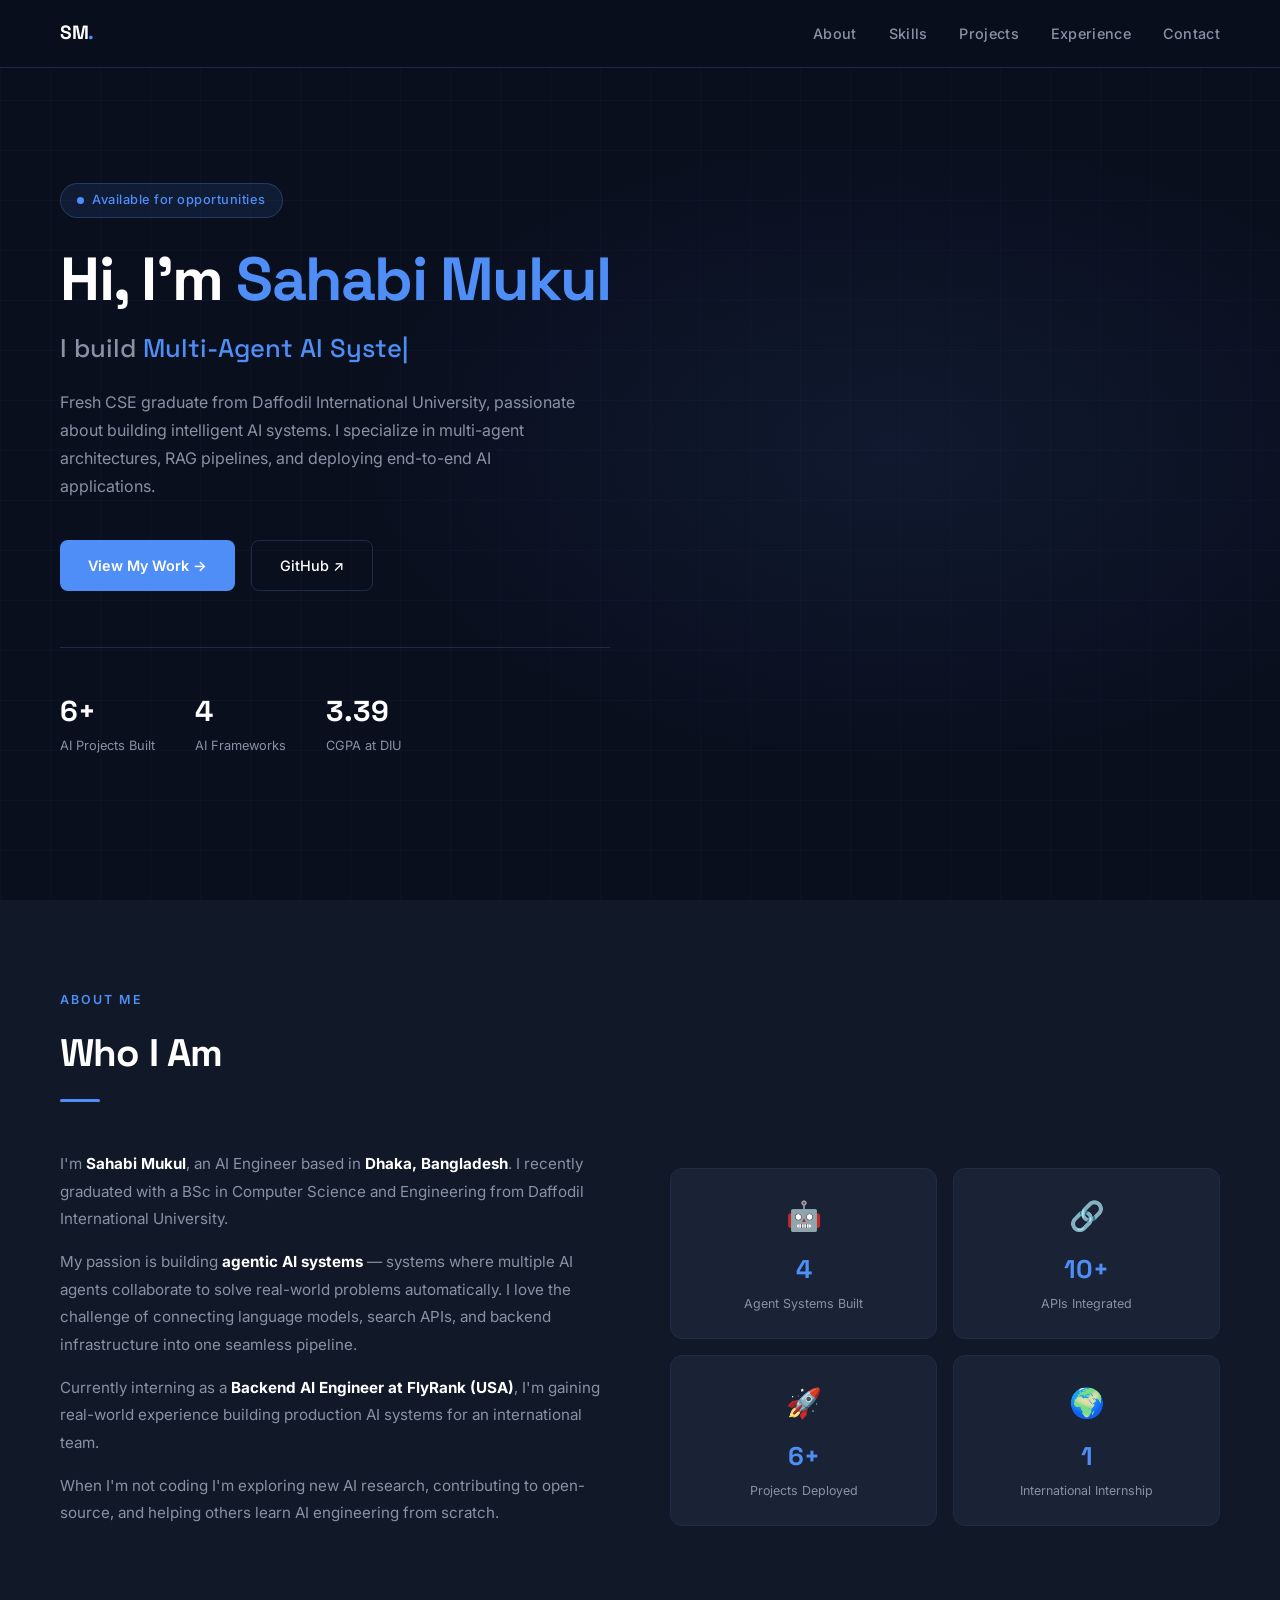
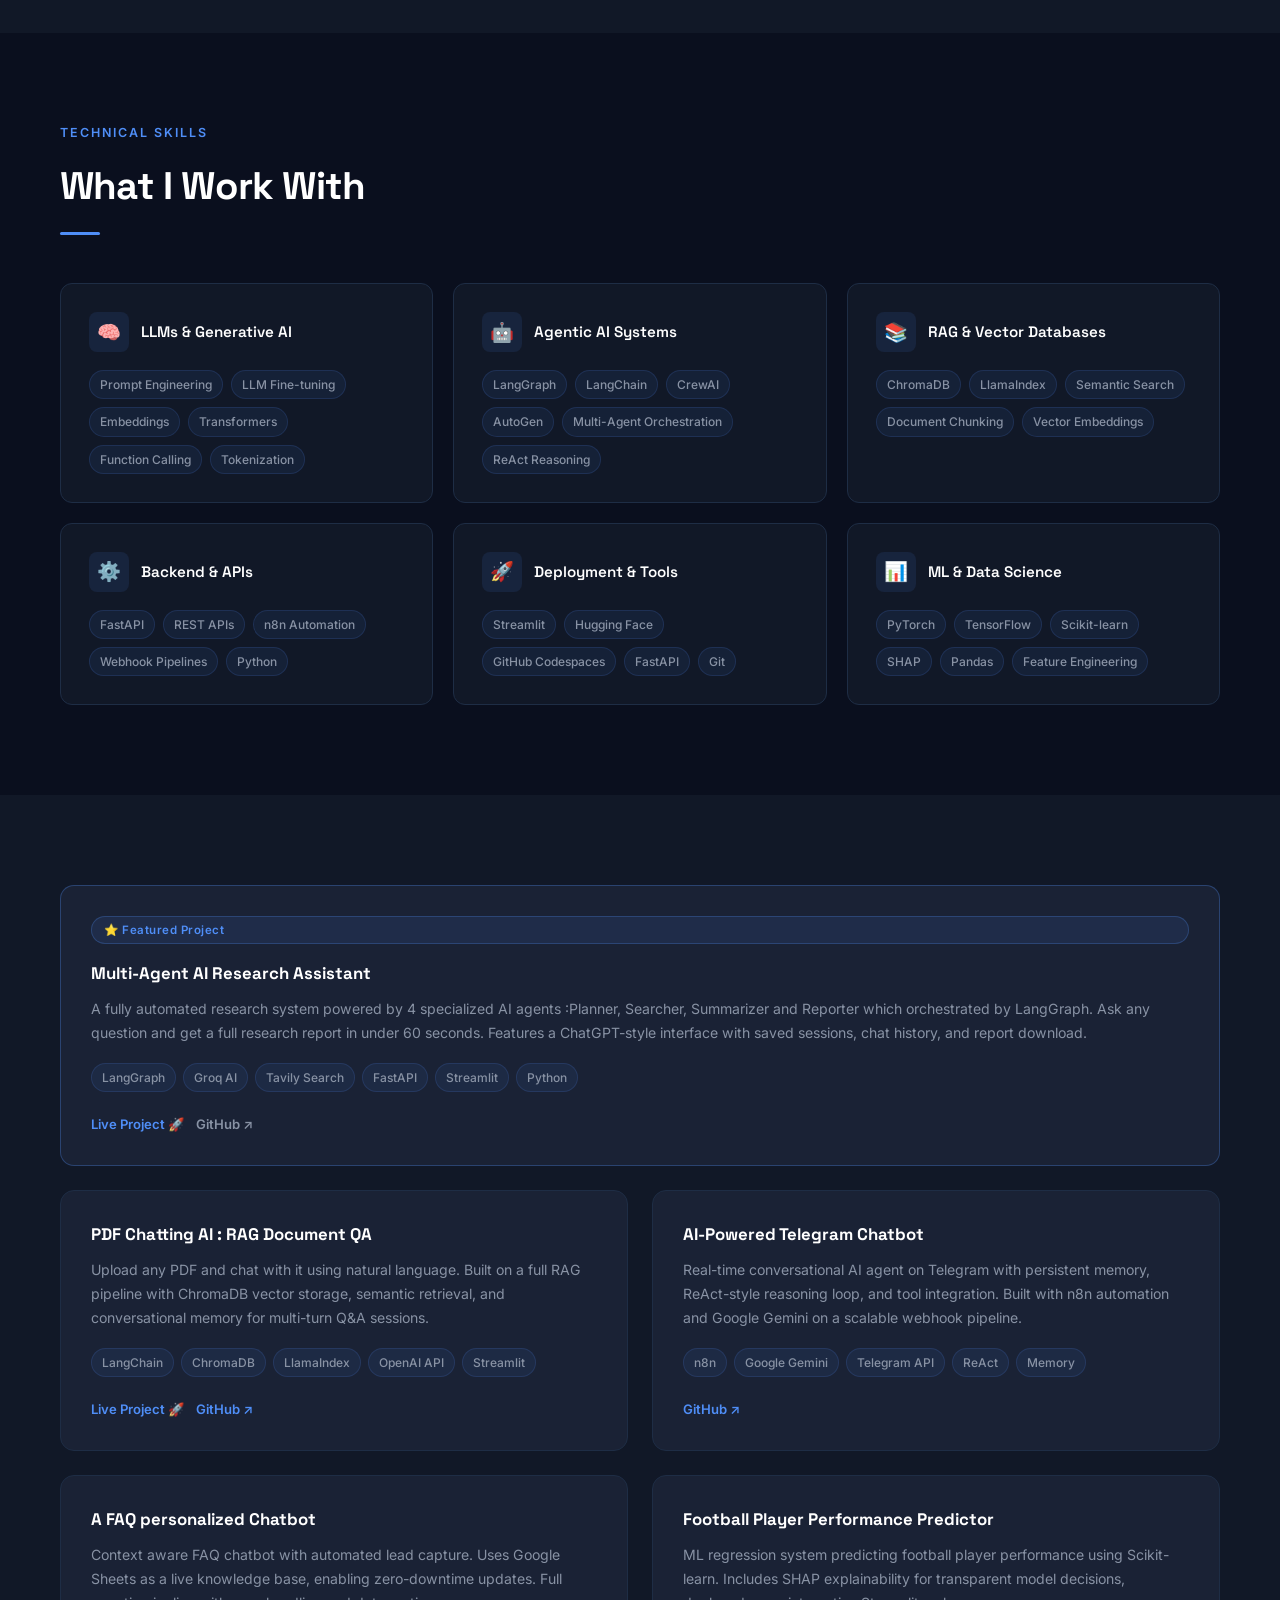
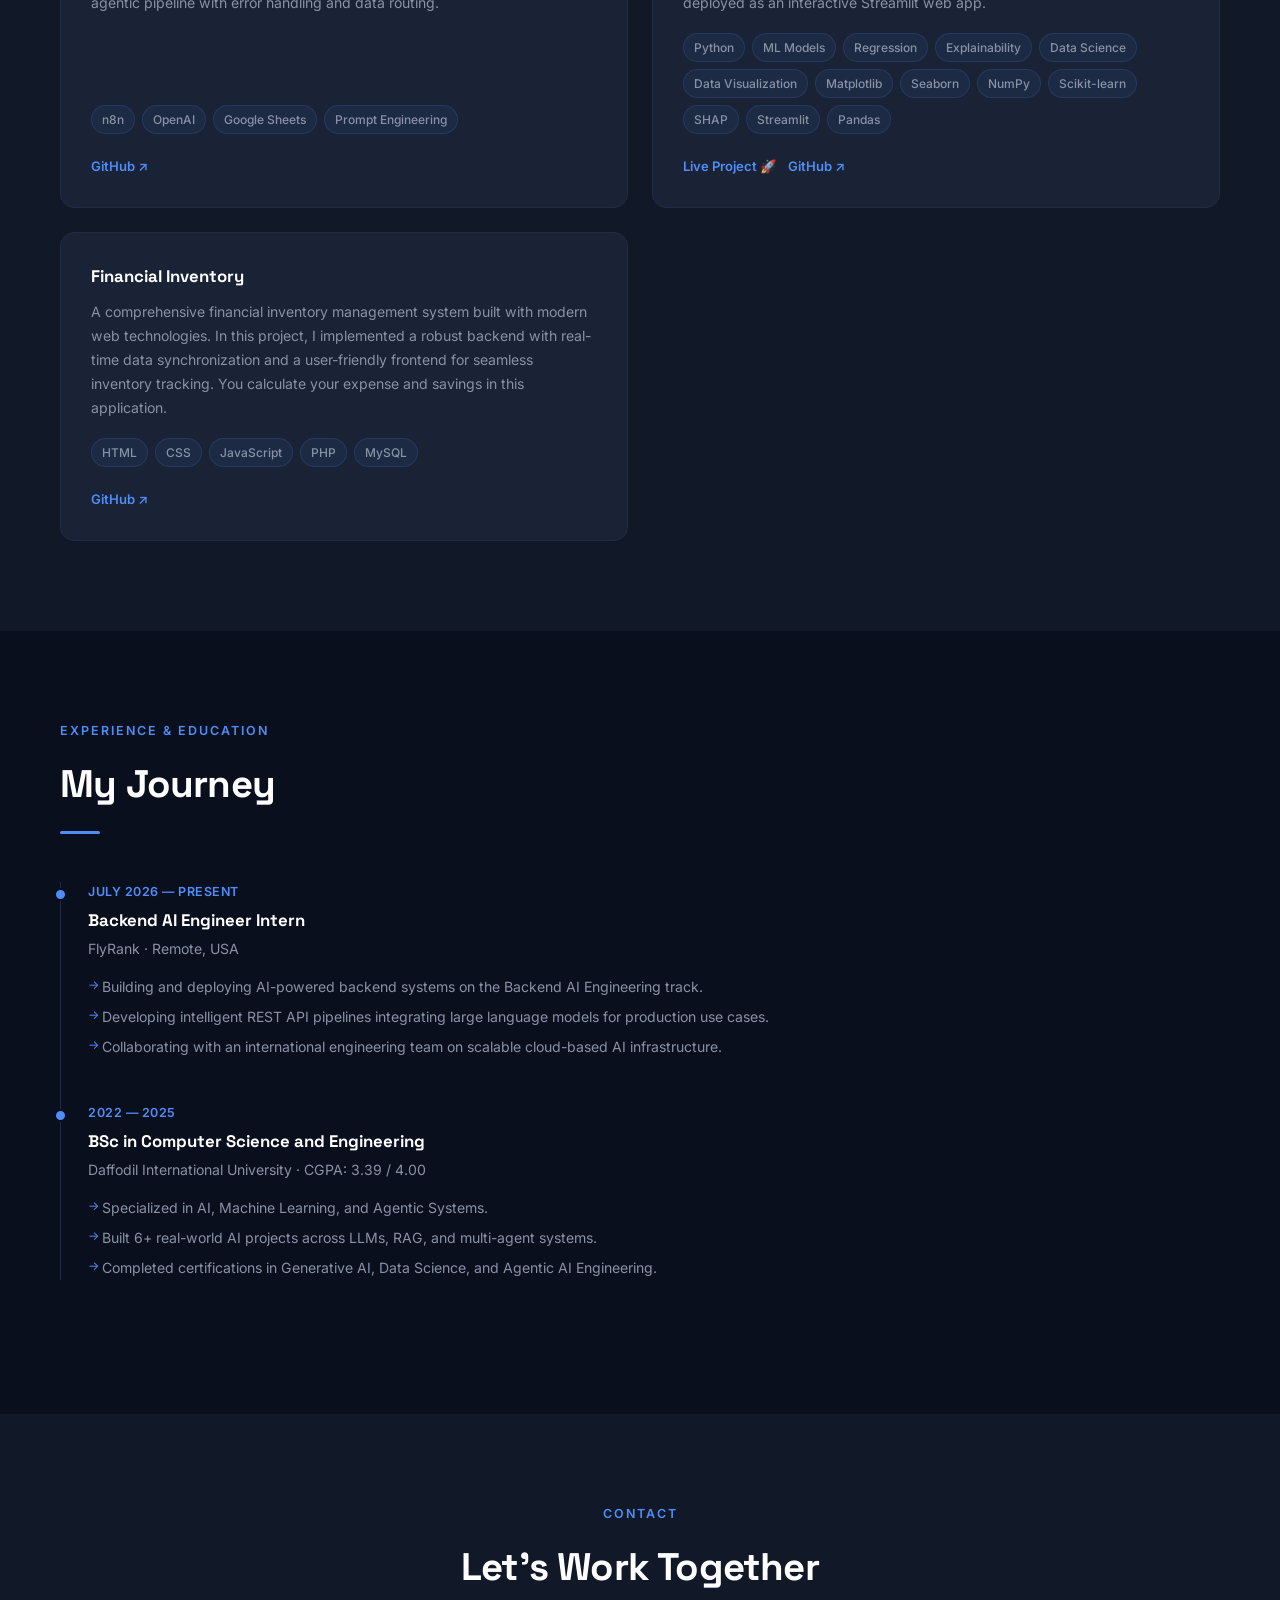
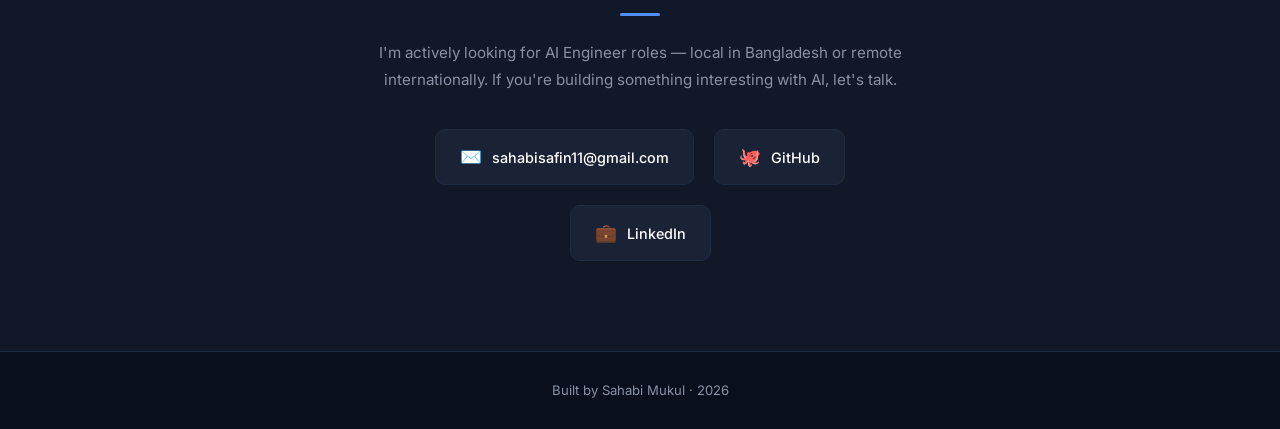
<file: index.html>
<!DOCTYPE html>
<html lang="en">
<head>
<meta charset="UTF-8"/>
<meta name="viewport" content="width=device-width, initial-scale=1.0"/>
<title>Sahabi Mukul — AI Engineer</title>
<link href="https://fonts.googleapis.com/css2?family=Space+Grotesk:wght@300;400;500;600;700&family=Inter:wght@300;400;500;600&display=swap" rel="stylesheet"/>
<style>
*{margin:0;padding:0;box-sizing:border-box}
:root{
  --bg:#0a0f1e;
  --card:#111827;
  --card2:#1a2235;
  --blue:#4f8ef7;
  --blue2:#3b74e0;
  --white:#ffffff;
  --grey:#8892a4;
  --border:#1e2d45;
  --heading:'Space Grotesk',sans-serif;
  --body:'Inter',sans-serif;
}
html{scroll-behavior:smooth}
body{background:var(--bg);color:var(--white);font-family:var(--body);line-height:1.6;overflow-x:hidden}

/* ── SCROLLBAR ── */
::-webkit-scrollbar{width:6px}
::-webkit-scrollbar-track{background:var(--bg)}
::-webkit-scrollbar-thumb{background:var(--blue);border-radius:3px}

/* ── NAV ── */
nav{position:fixed;top:0;left:0;right:0;z-index:100;padding:18px 60px;display:flex;justify-content:space-between;align-items:center;background:rgba(10,15,30,0.92);backdrop-filter:blur(12px);border-bottom:1px solid var(--border)}
.nav-logo{font-family:var(--heading);font-size:1.2rem;font-weight:700;color:var(--white);text-decoration:none;letter-spacing:-0.5px}
.nav-logo span{color:var(--blue)}
.nav-links{display:flex;gap:32px;list-style:none}
.nav-links a{color:var(--grey);text-decoration:none;font-size:0.9rem;font-weight:500;transition:color 0.2s;letter-spacing:0.3px}
.nav-links a:hover{color:var(--white)}

/* ── HERO ── */
#hero{min-height:100vh;display:flex;align-items:center;padding:120px 60px 80px;position:relative;overflow:hidden}
.hero-bg{position:absolute;inset:0;background:radial-gradient(ellipse 60% 50% at 70% 50%,rgba(79,142,247,0.08) 0%,transparent 70%);pointer-events:none}
.hero-grid{position:absolute;inset:0;background-image:linear-gradient(rgba(79,142,247,0.03) 1px,transparent 1px),linear-gradient(90deg,rgba(79,142,247,0.03) 1px,transparent 1px);background-size:50px 50px;pointer-events:none}
.hero-content{max-width:700px;position:relative;z-index:1}
.hero-tag{display:inline-flex;align-items:center;gap:8px;background:rgba(79,142,247,0.1);border:1px solid rgba(79,142,247,0.25);border-radius:100px;padding:6px 16px;font-size:0.8rem;color:var(--blue);font-weight:500;margin-bottom:28px;letter-spacing:0.5px}
.hero-tag::before{content:'';width:7px;height:7px;background:var(--blue);border-radius:50%;animation:pulse 2s infinite}
@keyframes pulse{0%,100%{opacity:1}50%{opacity:0.4}}
.hero-content h1{font-family:var(--heading);font-size:clamp(2.4rem,5vw,3.8rem);font-weight:700;line-height:1.1;letter-spacing:-1.5px;margin-bottom:16px}
.hero-content h1 span{color:var(--blue)}
.typing-wrap{font-family:var(--heading);font-size:clamp(1.2rem,2.5vw,1.6rem);font-weight:500;color:var(--grey);margin-bottom:24px;height:36px}
#typed{color:var(--blue)}
.cursor{color:var(--blue);animation:blink 0.9s infinite}
@keyframes blink{0%,100%{opacity:1}50%{opacity:0}}
.hero-desc{font-size:1rem;color:var(--grey);max-width:520px;line-height:1.75;margin-bottom:40px}
.hero-btns{display:flex;gap:16px;flex-wrap:wrap}
.btn-primary{display:inline-flex;align-items:center;gap:8px;background:var(--blue);color:var(--white);padding:13px 28px;border-radius:8px;text-decoration:none;font-weight:600;font-size:0.9rem;transition:background 0.2s,transform 0.2s}
.btn-primary:hover{background:var(--blue2);transform:translateY(-2px)}
.btn-outline{display:inline-flex;align-items:center;gap:8px;border:1px solid var(--border);color:var(--white);padding:13px 28px;border-radius:8px;text-decoration:none;font-weight:500;font-size:0.9rem;transition:border-color 0.2s,transform 0.2s}
.btn-outline:hover{border-color:var(--blue);transform:translateY(-2px)}
.hero-stats{display:flex;gap:40px;margin-top:56px;padding-top:40px;border-top:1px solid var(--border)}
.stat-num{font-family:var(--heading);font-size:1.8rem;font-weight:700;color:var(--white)}
.stat-label{font-size:0.8rem;color:var(--grey);margin-top:2px}

/* ── SECTIONS ── */
section{padding:90px 60px}
.section-tag{font-size:0.78rem;font-weight:600;color:var(--blue);letter-spacing:2px;text-transform:uppercase;margin-bottom:12px}
.section-title{font-family:var(--heading);font-size:clamp(1.8rem,3vw,2.4rem);font-weight:700;letter-spacing:-0.8px;margin-bottom:16px}
.section-sub{color:var(--grey);font-size:0.95rem;max-width:520px;line-height:1.7;margin-bottom:52px}
.divider{width:40px;height:3px;background:var(--blue);border-radius:2px;margin-bottom:48px}

/* ── ABOUT ── */
#about{background:var(--card)}
.about-grid{display:grid;grid-template-columns:1fr 1fr;gap:60px;align-items:center}
.about-text p{color:var(--grey);font-size:0.95rem;line-height:1.8;margin-bottom:16px}
.about-text p strong{color:var(--white)}
.about-cards{display:grid;grid-template-columns:1fr 1fr;gap:16px}
.about-card{background:var(--card2);border:1px solid var(--border);border-radius:12px;padding:24px;text-align:center;transition:border-color 0.2s,transform 0.2s}
.about-card:hover{border-color:var(--blue);transform:translateY(-4px)}
.about-card-icon{font-size:1.8rem;margin-bottom:10px}
.about-card-num{font-family:var(--heading);font-size:1.6rem;font-weight:700;color:var(--blue)}
.about-card-label{font-size:0.78rem;color:var(--grey);margin-top:4px}

/* ── SKILLS ── */
#skills{background:var(--bg)}
.skills-grid{display:grid;grid-template-columns:repeat(auto-fit,minmax(280px,1fr));gap:20px}
.skill-card{background:var(--card);border:1px solid var(--border);border-radius:12px;padding:28px;transition:border-color 0.2s,transform 0.2s}
.skill-card:hover{border-color:var(--blue);transform:translateY(-4px)}
.skill-card-header{display:flex;align-items:center;gap:12px;margin-bottom:18px}
.skill-icon{width:40px;height:40px;background:rgba(79,142,247,0.1);border-radius:8px;display:flex;align-items:center;justify-content:center;font-size:1.2rem}
.skill-card-title{font-family:var(--heading);font-size:0.95rem;font-weight:600}
.skill-tags{display:flex;flex-wrap:wrap;gap:8px}
.tag{background:rgba(79,142,247,0.08);border:1px solid rgba(79,142,247,0.15);color:var(--grey);font-size:0.75rem;padding:4px 10px;border-radius:100px;font-weight:500;transition:color 0.2s,border-color 0.2s}
.tag:hover{color:var(--blue);border-color:var(--blue)}

/* ── PROJECTS ── */
#projects{
  background:var(--card);
}

/* ✅ FIXED: 2 projects per row on desktop */
.projects-grid{
  display:grid;
  grid-template-columns:repeat(2, 1fr);
  gap:24px;
}

/* Project Card */
.project-card{
  background:var(--card2);
  border:1px solid var(--border);
  border-radius:14px;
  padding:30px;
  transition:border-color 0.2s, transform 0.2s;
  display:flex;
  flex-direction:column;
}

/* Hover effect */
.project-card:hover{
  border-color:var(--blue);
  transform:translateY(-5px);
}

/* Featured project spans full width */
.project-card.featured{
  border-color:rgba(79,142,247,0.3);
  grid-column:1/-1;
}

/* Featured badge */
.featured-badge{
  display:inline-flex;
  align-items:center;
  gap:6px;
  background:rgba(79,142,247,0.1);
  border:1px solid rgba(79,142,247,0.25);
  color:var(--blue);
  font-size:0.72rem;
  font-weight:600;
  padding:4px 12px;
  border-radius:100px;
  margin-bottom:16px;
  letter-spacing:0.5px;
}

/* Title */
.project-title{
  font-family:var(--heading);
  font-size:1.05rem;
  font-weight:700;
  margin-bottom:10px;
}

/* Description */
.project-desc{
  color:var(--grey);
  font-size:0.88rem;
  line-height:1.7;
  margin-bottom:18px;
  flex:1;
}

/* Stack tags */
.project-stack{
  display:flex;
  flex-wrap:wrap;
  gap:7px;
  margin-bottom:22px;
}

/* Links */
.project-links{
  display:flex;
  gap:12px;
}

.proj-link{
  display:inline-flex;
  align-items:center;
  gap:6px;
  font-size:0.82rem;
  font-weight:600;
  color:var(--blue);
  text-decoration:none;
  transition:opacity 0.2s;
}

.proj-link:hover{
  opacity:0.75;
}

.proj-link-gh{
  color:var(--grey);
}

.proj-link-gh:hover{
  color:var(--white);
}

/* ✅ Responsive: stack on mobile */
@media (max-width: 900px){
  .projects-grid{
    grid-template-columns:1fr;
  }
}

/* ── EXPERIENCE ── */
#experience{background:var(--bg)}
.timeline{position:relative;padding-left:28px}
.timeline::before{content:'';position:absolute;left:0;top:0;bottom:0;width:1px;background:var(--border)}
.timeline-item{position:relative;margin-bottom:44px}
.timeline-dot{position:absolute;left:-34px;top:6px;width:13px;height:13px;background:var(--blue);border-radius:50%;border:2px solid var(--bg)}
.timeline-date{font-size:0.78rem;color:var(--blue);font-weight:600;letter-spacing:0.5px;margin-bottom:6px;text-transform:uppercase}
.timeline-title{font-family:var(--heading);font-size:1.05rem;font-weight:700;margin-bottom:4px}
.timeline-company{font-size:0.88rem;color:var(--grey);margin-bottom:14px}
.timeline-bullets{list-style:none;display:flex;flex-direction:column;gap:7px}
.timeline-bullets li{color:var(--grey);font-size:0.88rem;line-height:1.65;padding-left:14px;position:relative}
.timeline-bullets li::before{content:'→';position:absolute;left:0;color:var(--blue);font-size:0.75rem}

/* ── CONTACT ── */
#contact{background:var(--card);text-align:center}
.contact-inner{max-width:560px;margin:0 auto}
.contact-links{display:flex;justify-content:center;gap:20px;flex-wrap:wrap;margin-top:36px}
.contact-link{display:inline-flex;align-items:center;gap:10px;background:var(--card2);border:1px solid var(--border);color:var(--white);padding:13px 24px;border-radius:10px;text-decoration:none;font-size:0.9rem;font-weight:500;transition:border-color 0.2s,transform 0.2s}
.contact-link:hover{border-color:var(--blue);transform:translateY(-3px)}
.contact-link span{font-size:1.1rem}

/* ── FOOTER ── */
footer{padding:28px 60px;border-top:1px solid var(--border);text-align:center;color:var(--grey);font-size:0.82rem;background:var(--bg)}

/* ── FADE IN ── */
.fade-in{opacity:0;transform:translateY(24px);transition:opacity 0.6s ease,transform 0.6s ease}
.fade-in.visible{opacity:1;transform:translateY(0)}

/* ── RESPONSIVE ── */
@media(max-width:768px){
  nav{padding:16px 24px}
  .nav-links{display:none}
  #hero{padding:100px 24px 60px}
  section{padding:60px 24px}
  .about-grid{grid-template-columns:1fr}
  .hero-stats{gap:24px}
  footer{padding:24px}
}
</style>
</head>
<body>

<!-- NAV -->
<nav>
  <a class="nav-logo" href="#hero">SM<span>.</span></a>
  <ul class="nav-links">
    <li><a href="#about">About</a></li>
    <li><a href="#skills">Skills</a></li>
    <li><a href="#projects">Projects</a></li>
    <li><a href="#experience">Experience</a></li>
    <li><a href="#contact">Contact</a></li>
  </ul>
</nav>

<!-- HERO -->
<section id="hero">
  <div class="hero-bg"></div>
  <div class="hero-grid"></div>
  <div class="hero-content">
    <div class="hero-tag">
      Available for opportunities
    </div>
    <h1>Hi, I'm <span>Sahabi Mukul</span></h1>
    <div class="typing-wrap">
      I build <span id="typed"></span><span class="cursor">|</span>
    </div>
    <p class="hero-desc">
      Fresh CSE graduate from Daffodil International University, passionate about building
      intelligent AI systems. I specialize in multi-agent architectures, RAG pipelines,
      and deploying end-to-end AI applications.
    </p>
    <div class="hero-btns">
      <a href="#projects" class="btn-primary">View My Work →</a>
      <a href="https://github.com/sahabi75" target="_blank" class="btn-outline">GitHub ↗</a>
    </div>
    <div class="hero-stats">
      <div>
        <div class="stat-num">6+</div>
        <div class="stat-label">AI Projects Built</div>
      </div>
      <div>
        <div class="stat-num">4</div>
        <div class="stat-label">AI Frameworks</div>
      </div>
      <div>
        <div class="stat-num">3.39</div>
        <div class="stat-label">CGPA at DIU</div>
      </div>
    </div>
  </div>
</section>

<!-- ABOUT -->
<section id="about">
  <div class="section-tag fade-in">About Me</div>
  <div class="section-title fade-in">Who I Am</div>
  <div class="divider fade-in"></div>
  <div class="about-grid">
    <div class="about-text fade-in">
      <p>I'm <strong>Sahabi Mukul</strong>, an AI Engineer based in <strong>Dhaka, Bangladesh</strong>. I recently graduated with a BSc in Computer Science and Engineering from Daffodil International University.</p>
      <p>My passion is building <strong>agentic AI systems</strong> — systems where multiple AI agents collaborate to solve real-world problems automatically. I love the challenge of connecting language models, search APIs, and backend infrastructure into one seamless pipeline.</p>
      <p>Currently interning as a <strong>Backend AI Engineer at FlyRank (USA)</strong>, I'm gaining real-world experience building production AI systems for an international team.</p>
      <p>When I'm not coding I'm exploring new AI research, contributing to open-source, and helping others learn AI engineering from scratch.</p>
    </div>
    <div class="about-cards fade-in">
      <div class="about-card">
        <div class="about-card-icon">🤖</div>
        <div class="about-card-num">4</div>
        <div class="about-card-label">Agent Systems Built</div>
      </div>
      <div class="about-card">
        <div class="about-card-icon">🔗</div>
        <div class="about-card-num">10+</div>
        <div class="about-card-label">APIs Integrated</div>
      </div>
      <div class="about-card">
        <div class="about-card-icon">🚀</div>
        <div class="about-card-num">6+</div>
        <div class="about-card-label">Projects Deployed</div>
      </div>
      <div class="about-card">
        <div class="about-card-icon">🌍</div>
        <div class="about-card-num">1</div>
        <div class="about-card-label">International Internship</div>
      </div>
    </div>
  </div>
</section>

<!-- SKILLS -->
<section id="skills">
  <div class="section-tag fade-in">Technical Skills</div>
  <div class="section-title fade-in">What I Work With</div>
  <div class="divider fade-in"></div>
  <div class="skills-grid">
    <div class="skill-card fade-in">
      <div class="skill-card-header">
        <div class="skill-icon">🧠</div>
        <div class="skill-card-title">LLMs & Generative AI</div>
      </div>
      <div class="skill-tags">
        <span class="tag">Prompt Engineering</span>
        <span class="tag">LLM Fine-tuning</span>
        <span class="tag">Embeddings</span>
        <span class="tag">Transformers</span>
        <span class="tag">Function Calling</span>
        <span class="tag">Tokenization</span>
      </div>
    </div>
    <div class="skill-card fade-in">
      <div class="skill-card-header">
        <div class="skill-icon">🤖</div>
        <div class="skill-card-title">Agentic AI Systems</div>
      </div>
      <div class="skill-tags">
        <span class="tag">LangGraph</span>
        <span class="tag">LangChain</span>
        <span class="tag">CrewAI</span>
        <span class="tag">AutoGen</span>
        <span class="tag">Multi-Agent Orchestration</span>
        <span class="tag">ReAct Reasoning</span>
      </div>
    </div>
    <div class="skill-card fade-in">
      <div class="skill-card-header">
        <div class="skill-icon">📚</div>
        <div class="skill-card-title">RAG & Vector Databases</div>
      </div>
      <div class="skill-tags">
        <span class="tag">ChromaDB</span>
        <span class="tag">LlamaIndex</span>
        <span class="tag">Semantic Search</span>
        <span class="tag">Document Chunking</span>
        <span class="tag">Vector Embeddings</span>
      </div>
    </div>
    <div class="skill-card fade-in">
      <div class="skill-card-header">
        <div class="skill-icon">⚙️</div>
        <div class="skill-card-title">Backend & APIs</div>
      </div>
      <div class="skill-tags">
        <span class="tag">FastAPI</span>
        <span class="tag">REST APIs</span>
        <span class="tag">n8n Automation</span>
        <span class="tag">Webhook Pipelines</span>
        <span class="tag">Python</span>
      </div>
    </div>
    <div class="skill-card fade-in">
      <div class="skill-card-header">
        <div class="skill-icon">🚀</div>
        <div class="skill-card-title">Deployment & Tools</div>
      </div>
      <div class="skill-tags">
        <span class="tag">Streamlit</span>
        <span class="tag">Hugging Face</span>
        <span class="tag">GitHub Codespaces</span>
        <span class="tag">FastAPI</span>
        <span class="tag">Git</span>
      </div>
    </div>
    <div class="skill-card fade-in">
      <div class="skill-card-header">
        <div class="skill-icon">📊</div>
        <div class="skill-card-title">ML & Data Science</div>
      </div>
      <div class="skill-tags">
        <span class="tag">PyTorch</span>
        <span class="tag">TensorFlow</span>
        <span class="tag">Scikit-learn</span>
        <span class="tag">SHAP</span>
        <span class="tag">Pandas</span>
        <span class="tag">Feature Engineering</span>
      </div>
    </div>
  </div>
</section>

<!-- PROJECTS -->


<!-- PROJECTS -->
<section id="projects">

  <div class="projects-grid">

    <!-- FEATURED -->
    <div class="project-card featured fade-in">
      <div class="featured-badge">⭐ Featured Project</div>
      <div class="project-title">Multi-Agent AI Research Assistant</div>
      <div class="project-desc">A fully automated research system powered by 4 specialized AI agents :Planner, Searcher, Summarizer and Reporter which orchestrated by LangGraph. Ask any question and get a full research report in under 60 seconds. Features a ChatGPT-style interface with saved sessions, chat history, and report download.</div>

      <div class="project-stack">
        <span class="tag">LangGraph</span>
        <span class="tag">Groq AI</span>
        <span class="tag">Tavily Search</span>
        <span class="tag">FastAPI</span>
        <span class="tag">Streamlit</span>
        <span class="tag">Python</span>
      </div>

      <div class="project-links">
        <a href="https://multi-agent-research-agent-jmn3bwaxgqfnkp8fburm97.streamlit.app/" target="_blank" class="proj-link">Live Project 🚀</a>
        <a href="https://github.com/sahabi75/Multi-Agent-Research-Agent" target="_blank" class="proj-link proj-link-gh">GitHub ↗</a>
      </div>
    </div>

    <!-- PROJECT 2 -->
    <div class="project-card fade-in">
      <div class="project-title">PDF Chatting AI : RAG Document QA</div>
      <div class="project-desc">
        Upload any PDF and chat with it using natural language. Built on a full RAG pipeline with ChromaDB vector storage, semantic retrieval, and conversational memory for multi-turn Q&A sessions.
      </div>
      <div class="project-stack">
        <span class="tag">LangChain</span>
        <span class="tag">ChromaDB</span>
        <span class="tag">LlamaIndex</span>
        <span class="tag">OpenAI API</span>
        <span class="tag">Streamlit</span>
      </div>

      <div class="project-links">
        <a href="https://pdf-chatting-ai-d5xpnqbrockgeenxmsorj9.streamlit.app/" target="_blank" class="proj-link">Live Project 🚀</a>
        <a href="https://github.com/sahabi75/PDF-chatting-AI" target="_blank" class="proj-link">GitHub ↗</a>
      </div>
    </div>

    <!-- PROJECT 3 -->
    <div class="project-card fade-in">
      <div class="project-title">AI-Powered Telegram Chatbot</div>
      <div class="project-desc">
        Real-time conversational AI agent on Telegram with persistent memory, ReAct-style reasoning loop, and tool integration. Built with n8n automation and Google Gemini on a scalable webhook pipeline.
      </div>

      <div class="project-stack">
        <span class="tag">n8n</span>
        <span class="tag">Google Gemini</span>
        <span class="tag">Telegram API</span>
        <span class="tag">ReAct</span>
        <span class="tag">Memory</span>
      </div>

      <div class="project-links">
        <a href="https://github.com/sahabi75/Telegram-Bot" target="_blank" class="proj-link">GitHub ↗</a>
      </div>
    </div> <!-- ✅ FIXED: closing missing before -->

    <!-- PROJECT 4 -->
    <div class="project-card fade-in">
      <div class="project-title">A FAQ personalized Chatbot</div>
      <div class="project-desc">
        Context aware FAQ chatbot with automated lead capture. Uses Google Sheets as a live knowledge base, enabling zero-downtime updates. Full agentic pipeline with error handling and data routing.
      </div>

      <div class="project-stack">
        <span class="tag">n8n</span>
        <span class="tag">OpenAI</span>
        <span class="tag">Google Sheets</span>
        <span class="tag">Prompt Engineering</span>
      </div>

      <div class="project-links">
        <a href="https://github.com/sahabi75/A-FAQ-personalized-Chatbot" target="_blank" class="proj-link">GitHub ↗</a>
      </div>
    </div>

    <!-- PROJECT 5 -->
    <div class="project-card fade-in">
      <div class="project-title">Football Player Performance Predictor</div>
      <div class="project-desc">
        ML regression system predicting football player performance using Scikit-learn. Includes SHAP explainability for transparent model decisions, deployed as an interactive Streamlit web app.
      </div>

      <div class="project-stack">
        <span class="tag">Python</span>
        <span class="tag">ML Models</span>
        <span class="tag">Regression</span>
        <span class="tag">Explainability</span>
        <span class="tag">Data Science</span>
        <span class="tag">Data Visualization</span>
        <span class="tag">Matplotlib</span>
        <span class="tag">Seaborn</span>
        <span class="tag">NumPy</span>
        <span class="tag">Scikit-learn</span>
        <span class="tag">SHAP</span>
        <span class="tag">Streamlit</span>
        <span class="tag">Pandas</span>
      </div>

      <div class="project-links">
        <a href="https://football-players-performance-prediction-cruk2wm4z9nvmzrafccjqx.streamlit.app/" target="_blank" class="proj-link">Live Project 🚀</a>
        <a href="https://github.com/sahabi75/Football-Players-Performance-Prediction" target="_blank" class="proj-link">GitHub ↗</a>
      </div>
    </div>

    <!-- PROJECT 6 -->
    <div class="project-card fade-in">
      <div class="project-title">Financial Inventory</div>
      <div class="project-desc">
        A comprehensive financial inventory management system built with modern web technologies. In this project, I implemented a robust backend with real-time data synchronization and a user-friendly frontend for seamless inventory tracking. You calculate your expense and savings in this application.
      </div>

      <div class="project-stack">
        <span class="tag">HTML</span>
        <span class="tag">CSS</span>
        <span class="tag">JavaScript</span>
        <span class="tag">PHP</span>
        <span class="tag">MySQL</span>
      </div>

      <div class="project-links">
        <a href="https://github.com/sahabi75/Financial-Inventory" target="_blank" class="proj-link">GitHub ↗</a>
      </div>
    </div>

  </div> <!-- ✅ FIXED: projects-grid closed properly -->

</section>

</body>
</html>

<!-- EXPERIENCE -->
<section id="experience">
  <div class="section-tag fade-in">Experience & Education</div>
  <div class="section-title fade-in">My Journey</div>
  <div class="divider fade-in"></div>
  <div class="timeline">
    <div class="timeline-item fade-in">
      <div class="timeline-dot"></div>
      <div class="timeline-date">July 2026 — Present</div>
      <div class="timeline-title">Backend AI Engineer Intern</div>
      <div class="timeline-company">FlyRank · Remote, USA</div>
      <ul class="timeline-bullets">
        <li>Building and deploying AI-powered backend systems on the Backend AI Engineering track.</li>
        <li>Developing intelligent REST API pipelines integrating large language models for production use cases.</li>
        <li>Collaborating with an international engineering team on scalable cloud-based AI infrastructure.</li>
      </ul>
    </div>
    <div class="timeline-item fade-in">
      <div class="timeline-dot"></div>
      <div class="timeline-date">2022 — 2025</div>
      <div class="timeline-title">BSc in Computer Science and Engineering</div>
      <div class="timeline-company">Daffodil International University · CGPA: 3.39 / 4.00</div>
      <ul class="timeline-bullets">
        <li>Specialized in AI, Machine Learning, and Agentic Systems.</li>
        <li>Built 6+ real-world AI projects across LLMs, RAG, and multi-agent systems.</li>
        <li>Completed certifications in Generative AI, Data Science, and Agentic AI Engineering.</li>
      </ul>
    </div>
  </div>
</section>

<!-- CONTACT -->
<section id="contact">
  <div class="contact-inner">
    <div class="section-tag fade-in" style="text-align:center">Contact</div>
    <div class="section-title fade-in">Let's Work Together</div>
    <div class="divider fade-in" style="margin:0 auto 24px"></div>
    <p class="fade-in" style="color:var(--grey);font-size:0.95rem;line-height:1.75">
      I'm actively looking for AI Engineer roles — local in Bangladesh or remote internationally.
      If you're building something interesting with AI, let's talk.
    </p>
    <div class="contact-links fade-in">
      <a href="mailto:sahabisafin11@gmail.com" class="contact-link"><span>✉️</span> sahabisafin11@gmail.com</a>
      <a href="https://github.com/sahabi75" target="_blank" class="contact-link"><span>🐙</span> GitHub</a>
      <a href="https://www.linkedin.com/in/sahabi-mukul-b9585521b/" target="_blank" class="contact-link"><span>💼</span> LinkedIn</a>
    </div>
  </div>
</section>

<footer>
  <p>Built by Sahabi Mukul · 2026</p>
</footer>

<script>
// ── TYPING EFFECT ──
const roles = [
  "Multi-Agent AI Systems",
  "RAG Pipelines",
  "LangGraph Applications",
  "FastAPI Backends",
  "AI Chatbots"
];
let ri = 0, ci = 0, deleting = false;
const el = document.getElementById("typed");

function type() {
  const word = roles[ri];
  if (!deleting) {
    el.textContent = word.slice(0, ++ci);
    if (ci === word.length) { deleting = true; setTimeout(type, 1800); return; }
  } else {
    el.textContent = word.slice(0, --ci);
    if (ci === 0) { deleting = false; ri = (ri + 1) % roles.length; }
  }
  setTimeout(type, deleting ? 55 : 90);
}
type();

// ── FADE IN ON SCROLL ──
const observer = new IntersectionObserver((entries) => {
  entries.forEach(e => { if (e.isIntersecting) e.target.classList.add("visible"); });
}, { threshold: 0.1 });
document.querySelectorAll(".fade-in").forEach(el => observer.observe(el));
</script>
</body>
</html>
</file>
